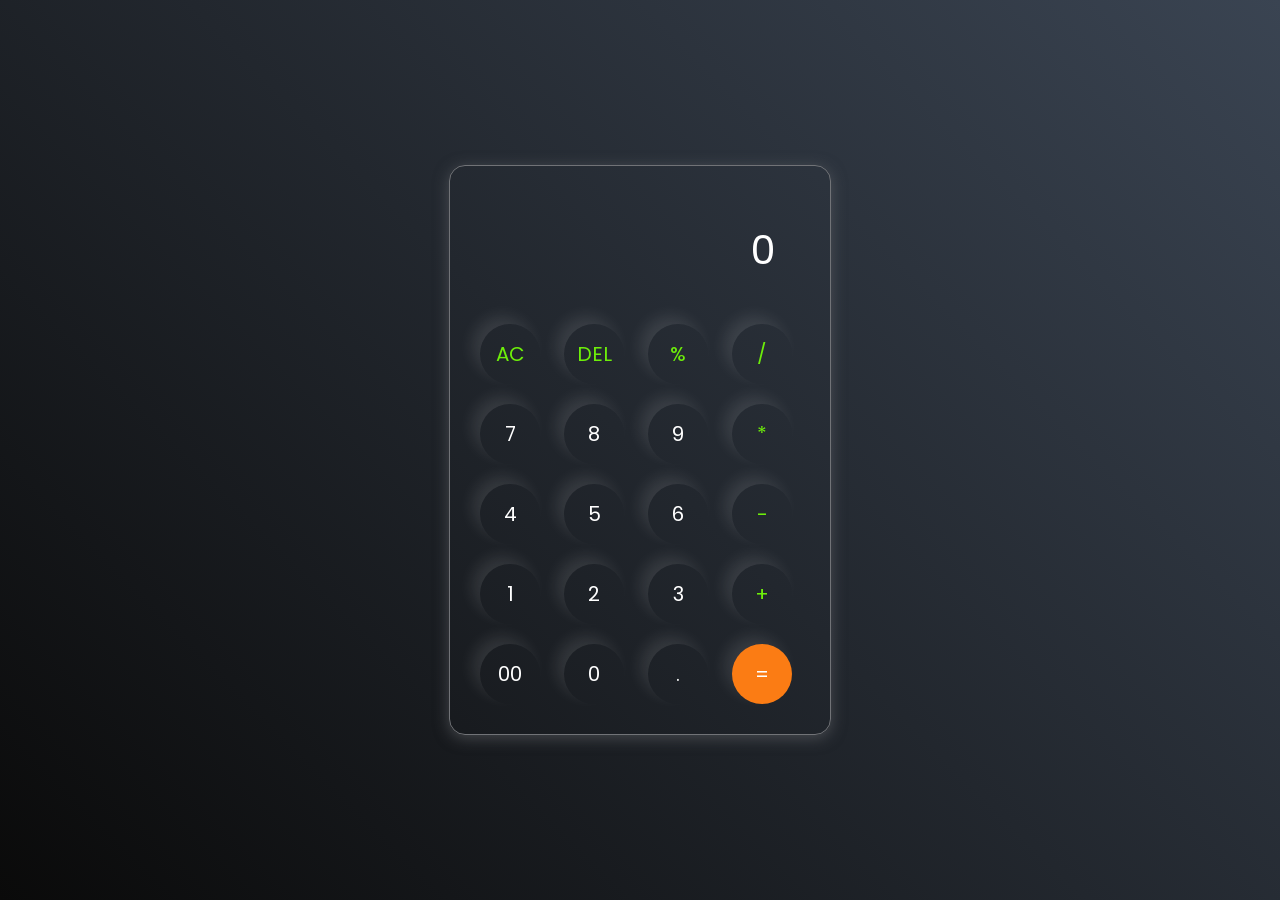
<file: calculator/index3.html>
<!DOCTYPE html>
<html lang="en">
  <head>
    <meta charset="UTF-8" />
    <meta name="viewport" content="width=device-width, initial-scale=1.0" />
    <title>Document</title>
    <link rel="stylesheet" href="style3.css" />
  </head>
  <body>
    <div class="container">
      <div class="calculator">
        <input type="text" id="inputBox" placeholder="0" />
        <div>
          <button class="button operator">AC</button>
          <button class="button operator">DEL</button>
          <button class="button operator">%</button>
          <button class="button operator">/</button>
        </div>
        <div>
          <button class="button">7</button>
          <button class="button">8</button>
          <button class="button">9</button>
          <button class="button operator">*</button>
        </div>
        <div>
          <button class="button">4</button>
          <button class="button">5</button>
          <button class="button">6</button>
          <button class="button operator">-</button>
        </div>
        <div>
          <button class="button">1</button>
          <button class="button">2</button>
          <button class="button">3</button>
          <button class="button operator">+</button>
        </div>

        <div>
          <button class="button">00</button>
          <button class="button">0</button>
          <button class="button">.</button>
          <button class="button equalBtn">=</button>
        </div>
      </div>
    </div>
    <script src="script3.js"></script>
  </body>
</html>
</file>
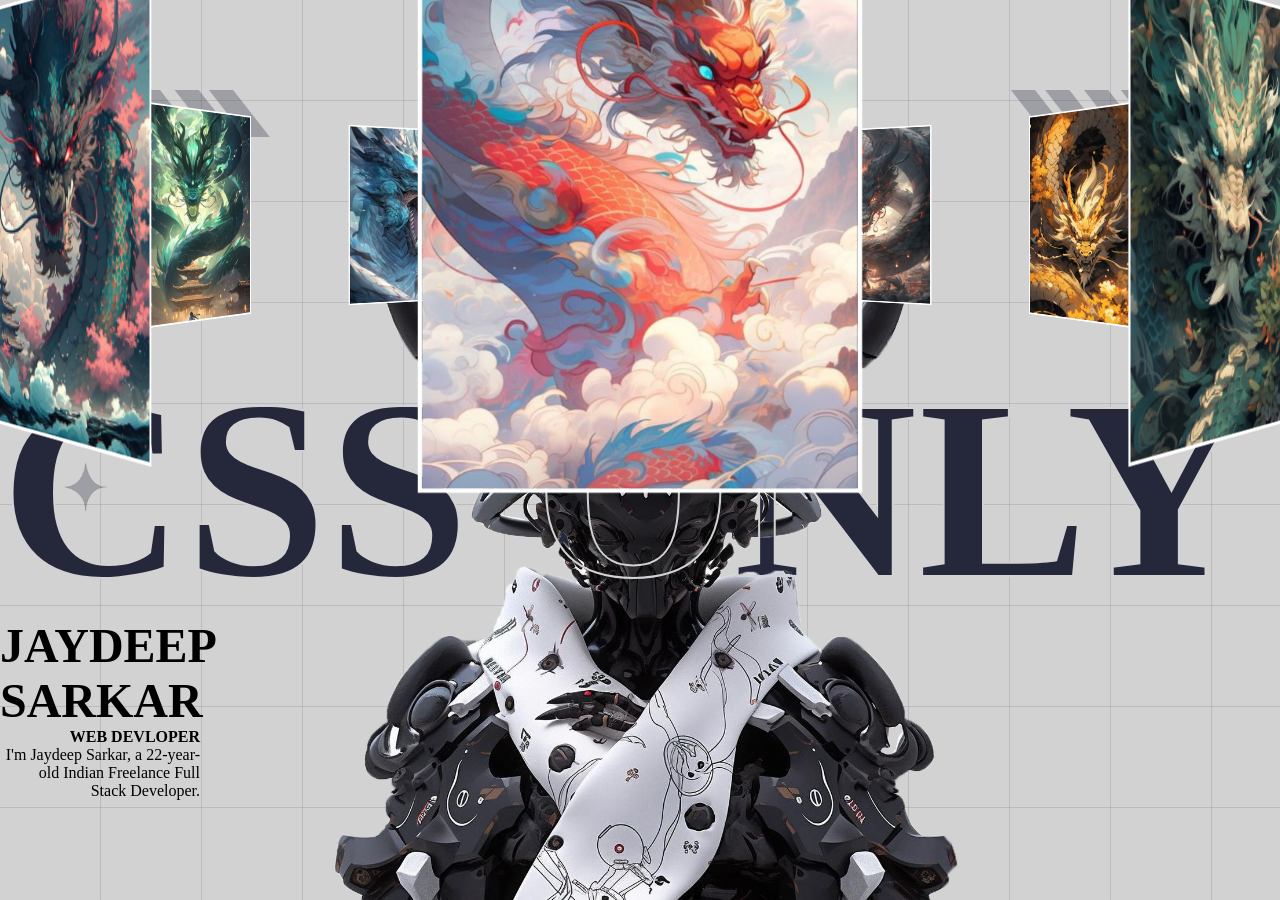
<file: Rotation animation/index4.html>
<!DOCTYPE html>
<html lang="en">
  <head>
    <meta charset="UTF-8" />
    <meta name="viewport" content="width=device-width, initial-scale=1.0" />
    <title>Document</title>
    <style>
      * {
        margin: 0;
        padding: 0;
        box-sizing: border-box;
      }
      body {
        background-color: #d2d2d2;
        background-image: repeating-linear-gradient(
            to right,
            transparent 0 100px,
            #25283b22 100px 101px
          ),
          repeating-linear-gradient(
            to bottom,
            transparent 0 100px,
            #25283b22 100px 101px
          );
      }

      body::before {
        position: absolute;
        width: min(1400px, 90vw);
        top: 10%;
        left: 50%;
        height: 90%;
        transform: translateX(-50%);
        content: "";
        background-image: url(images/bg.png);
        background-size: 100%;
        background-repeat: no-repeat;
        background-position: top center;
        pointer-events: none;
      }
    </style>
    <link rel="stylesheet" href="style4.css" />
  </head>
  <body>
    <div class="banner">
      <div class="slider" style="--quantity: 10">
        <div class="item" style="--position: 1">
          <img src="images/dragon_1.jpg" alt="" />
        </div>
        <div class="item" style="--position: 2">
          <img src="images/dragon_2.jpg" alt="" />
        </div>
        <div class="item" style="--position: 3">
          <img src="images/dragon_3.jpg" alt="" />
        </div>
        <div class="item" style="--position: 4">
          <img src="images/dragon_4.jpg" alt="" />
        </div>
        <div class="item" style="--position: 5">
          <img src="images/dragon_5.jpg" alt="" />
        </div>
        <div class="item" style="--position: 6">
          <img src="images/dragon_6.jpg" alt="" />
        </div>
        <div class="item" style="--position: 7">
          <img src="images/dragon_7.jpg" alt="" />
        </div>
        <div class="item" style="--position: 8">
          <img src="images/dragon_8.jpg" alt="" />
        </div>
        <div class="item" style="--position: 9">
          <img src="images/dragon_9.jpg" alt="" />
        </div>
        <div class="item" style="--position: 10">
          <img src="images/dragon_10.jpg" alt="" />
        </div>
      </div>
      <div class="content">
        <h1 data-content="CSS ONLY">CSS ONLY</h1>
        <div class="author">
          <h2>JAYDEEP SARKAR</h2>
          <p><b>WEB DEVLOPER</b></p>
          <p>
            I'm Jaydeep Sarkar, a 22-year-old Indian Freelance Full Stack
            Developer.
          </p>
        </div>
        <div class="model"></div>
      </div>
    </div>
  </body>
</html>
</file>
<file: calculator/style3.css>
@import url("https://fonts.googleapis.com/css2?family=Poppins:wght@500&display=swap");

* {
  margin: 0;
  padding: 0;
  box-sizing: border-box;
  font-family: "Poppins", sans-serif;
}

body {
  width: 100%;
  height: 100vh;
  display: flex;
  justify-content: center;
  align-items: center;
  background: linear-gradient(45deg, #0a0a0a, #3a4452);
}

.calculator {
  border: 1px solid #717377;
  padding: 20px;
  border-radius: 16px;
  background: transparent;
  box-shadow: 0px 3px 15px rgba(113, 115, 119, 0.5);
}

input {
  width: 320px;
  border: none;
  padding: 24px;
  margin: 10px;
  background: transparent;
  box-shadow: 0px 3px 15px rgbs(84, 84, 84, 0.1);
  font-size: 40px;
  text-align: right;
  cursor: pointer;
  color: #ffffff;
}

input::placeholder {
  color: #ffffff;
}

button {
  border: none;
  width: 60px;
  height: 60px;
  margin: 10px;
  border-radius: 50%;
  background: transparent;
  color: #ffffff;
  font-size: 20px;
  box-shadow: -8px -8px 15px rgba(255, 255, 255, 0.1);
  cursor: pointer;
}

.equalBtn {
  background-color: #fb7c14;
}

.operator {
  color: #6dee0a;
}
</file>
<file: Rotation animation/style4.css>
@import url("https://fonts.cdnfonts.com/css/ica-rubrik-black");
@import url("https://fonts.cdnfonts.com/css/poppins");

.banner {
  width: 100%;
  height: 100vh;
  text-align: center;
  overflow: hidden;
  position: relative;
}
.banner .slider {
  position: absolute;
  width: 200px;
  height: 250px;
  top: 10%;
  left: calc(50% - 100px);
  transform-style: preserve-3d;
  transform: perspective(1000px);
  animation: autoRun 20s linear infinite;
  z-index: 2;
}
@keyframes autoRun {
  from {
    transform: perspective(1000px) rotateX(-16deg) rotateY(0deg);
  }
  to {
    transform: perspective(1000px) rotateX(-16deg) rotateY(360deg);
  }
}

.banner .slider .item {
  position: absolute;
  inset: 0 0 0 0;
  transform: rotateY(
      calc((var(--position) - 1) * (360 / var(--quantity)) * 1deg)
    )
    translateZ(550px);
}
.item {
  border: 2px solid white;
}

.banner .slider .item img {
  width: 100%;
  height: 100%;
  object-fit: cover;
}
.banner .content {
  position: absolute;
  bottom: 0;
  left: 50%;
  transform: translateX(-50%);
  width: min(1400px, 100vw);
  height: max-content;
  padding-bottom: 100px;
  display: flex;
  flex-wrap: wrap;
  justify-content: space-between;
  align-items: center;
  z-index: 1;
}
.banner .content h1 {
  font-family: "ICA Rubrik";
  font-size: 16em;
  line-height: 1em;
  color: #25283b;
  position: relative;
}
.banner .content h1::after {
  position: absolute;
  inset: 0 0 0 0;
  content: attr(data-content);
  z-index: 2;
  -webkit-text-stroke: 2px #d2d2d2;
  color: transparent;
}
.banner .content .author {
  font-family: Poppins;
  text-align: right;
  max-width: 200px;
}
.banner .content h2 {
  font-size: 3em;
}
.banner .content .model {
  background-image: url(images/model.png);
  width: 100%;
  height: 75vh;
  position: absolute;
  bottom: 0;
  left: 0;
  background-size: auto 130%;
  background-repeat: no-repeat;
  background-position: top center;
  z-index: 1;
}
@media screen and (max-width: 1023px) {
  .banner .slider {
    width: 160px;
    height: 200px;
    left: calc(50% - 80px);
  }
  .banner .slider .item {
    transform: rotateY(
        calc((var(--position) - 1) * (360 / var(--quantity)) * 1deg)
      )
      translateZ(300px);
  }
  .banner .content h1 {
    text-align: center;
    width: 100%;
    text-shadow: 0 10px 20px #000;
    font-size: 7em;
  }
  .banner .content .author {
    color: #fff;
    padding: 20px;
    text-shadow: 0 10px 20px #000;
    z-index: 2;
    max-width: unset;
    width: 100%;
    text-align: center;
    padding: 0 30px;
  }
}
@media screen and (max-width: 767px) {
  .banner .slider {
    width: 100px;
    height: 150px;
    left: calc(50% - 50px);
  }
  .banner .slider .item {
    transform: rotateY(
        calc((var(--position) - 1) * (360 / var(--quantity)) * 1deg)
      )
      translateZ(180px);
  }
  .banner .content h1 {
    font-size: 5em;
  }
}
</file>
